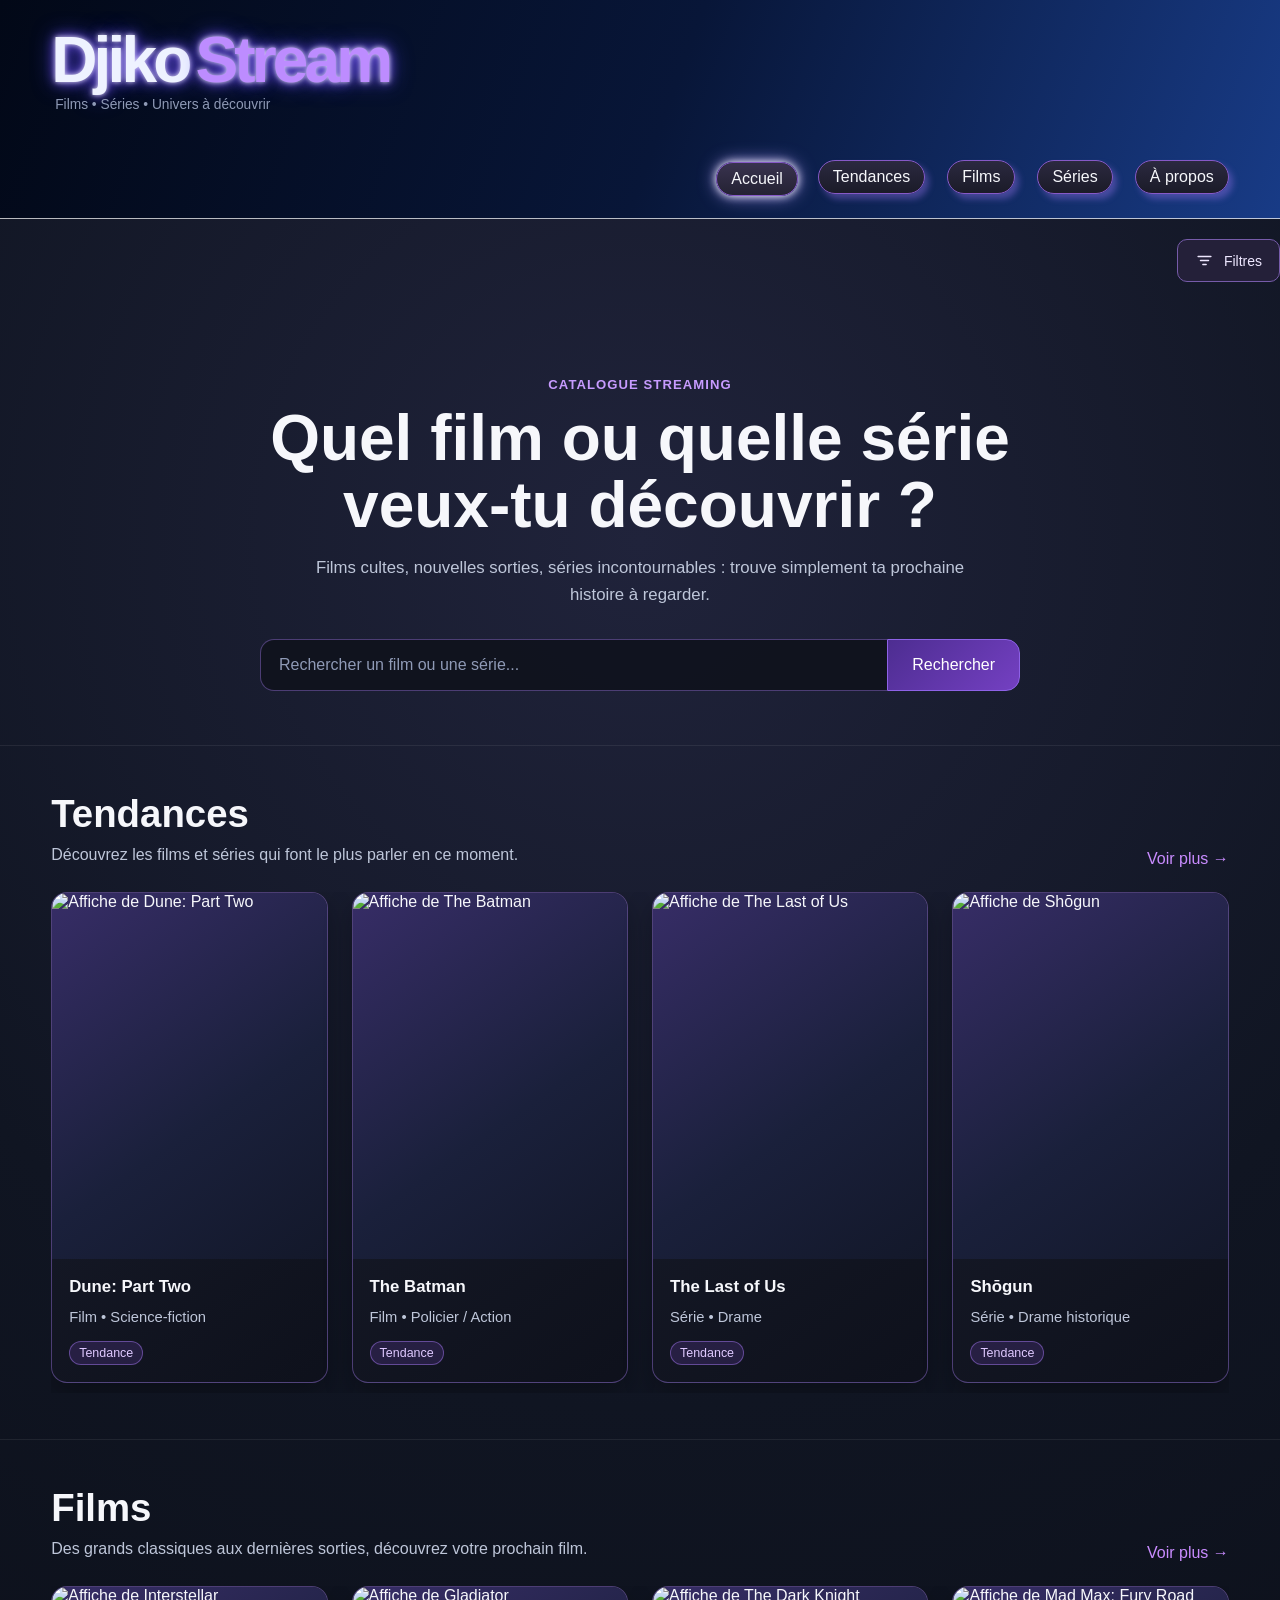
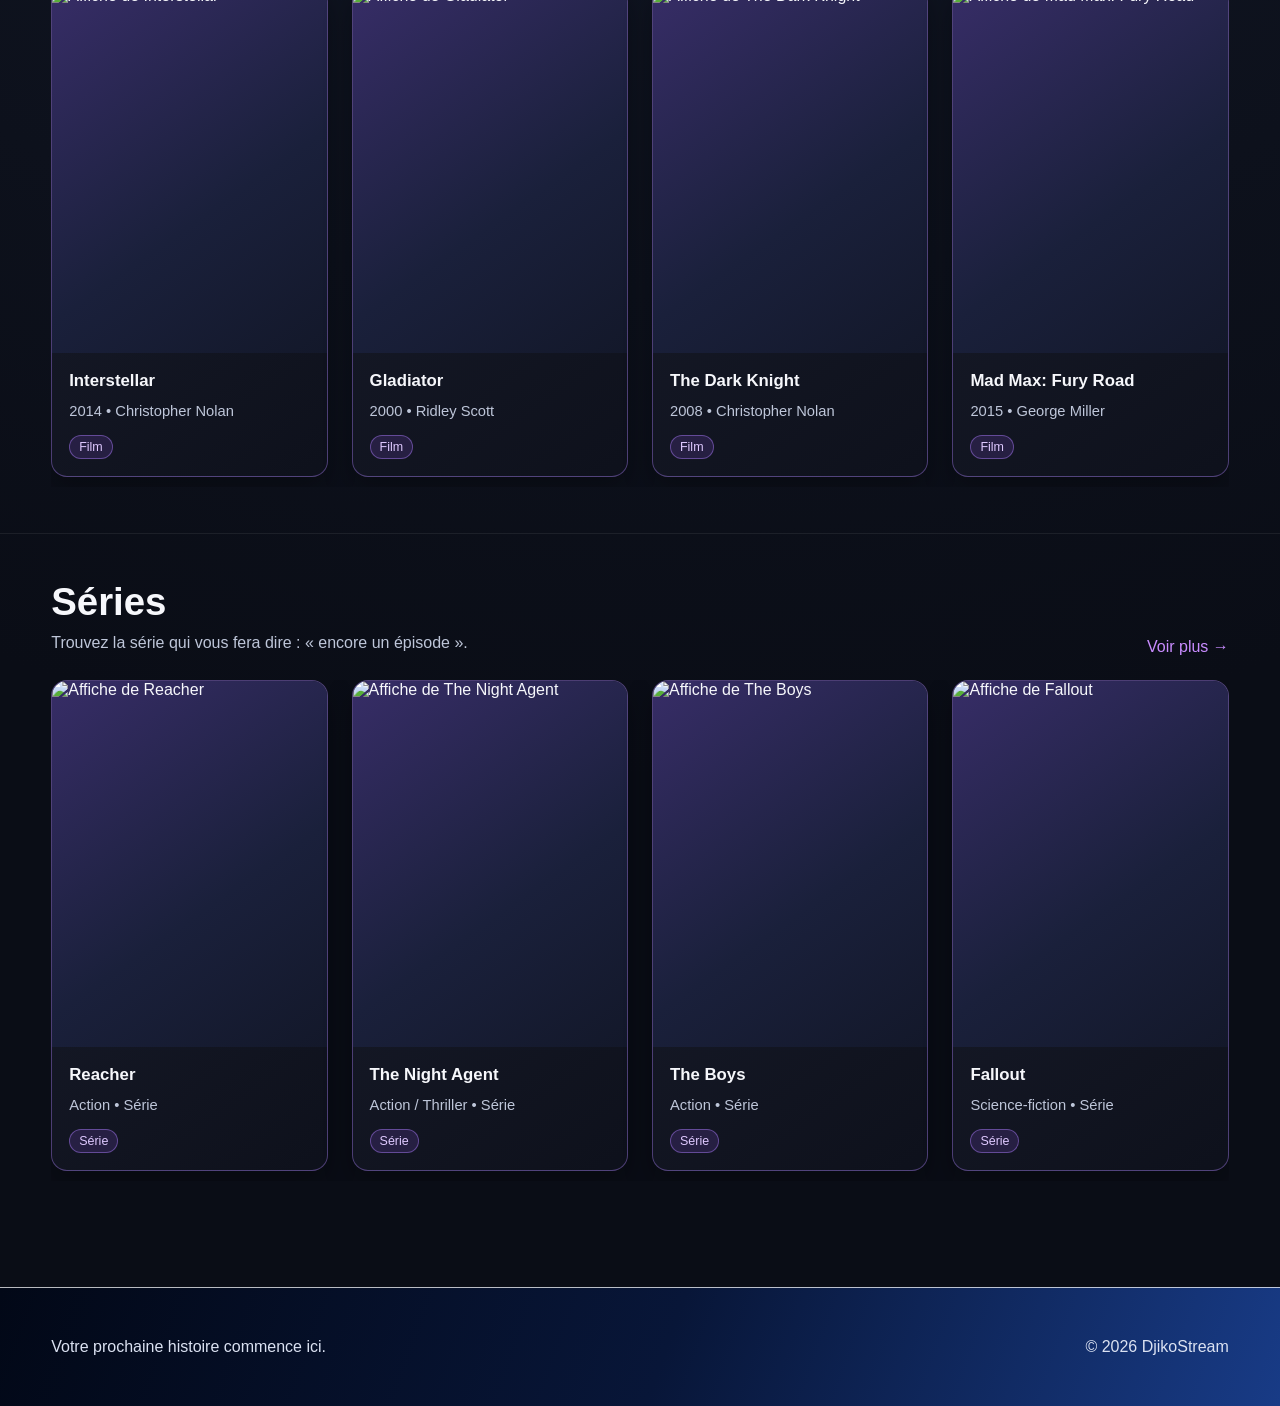
<file: index.html>
<!DOCTYPE html>
<html lang="fr">
<head>
    <meta charset="UTF-8">
    <meta name="viewport" content="width=device-width, initial-scale=1.0">
    <title>DjikoStream - Accueil</title>

    <link rel="stylesheet" href="css/variables.css">
    <link rel="stylesheet" href="css/typography.css">
    <link rel="stylesheet" href="css/base.css">
    <link rel="stylesheet" href="css/components.css">
    <link rel="stylesheet" href="css/home.css">
    <link rel="stylesheet" href="css/catalogue.css">
    <link rel="stylesheet" href="css/cartes-dynamiques.css">
</head>
<body id="estAccueil">
    <header class="site-header">
        <div class="header-inner">
            <a class="brand" href="index.html" aria-label="Accueil DjikoStream">
                <div class="brand-logo">
                    <span>Djiko</span>
                    <span>Stream</span>
                </div>
                <p class="brand-tagline">Films • Séries • Univers à découvrir</p>
            </a>

            <nav class="navigation" aria-label="Navigation principale">
                <a class="navigation-link is-active" href="index.html">Accueil</a>
                <a class="navigation-link" href="tendances.html">Tendances</a>
                <a class="navigation-link" href="films.html">Films</a>
                <a class="navigation-link" href="series.html">Séries</a>
                <a class="navigation-link" href="a-propos.html">À propos</a>
            </nav>
        </div>
    </header>

    <main>
        

<div class="filters-toolbar">

    <details class="filter-dropdown">

        <summary class="filter-button">

            <svg width="19" height="19"
                 viewBox="0 0 24 24"
                 fill="none"
                 stroke="currentColor"
                 stroke-width="2"
                 stroke-linecap="round"
                 stroke-linejoin="round">

                <path d="M4 7h16"/>
                <path d="M7 12h10"/>
                <path d="M10 17h4"/>

            </svg>

            <span>Filtres</span>

        </summary>

        <div class="filter-panel">

            <label for="filtre-genre">
                Filtrer par genre
            </label>

            <select id="filtre-genre">
                <option value="all">Tous les genres</option>
                <option value="28">Action</option>
                <option value="12">Aventure</option>
                <option value="35">Comédie</option>
                <option value="18">Drame</option>
                <option value="14">Fantastique</option>
                <option value="27">Horreur</option>
                <option value="878">Science-fiction</option>
                <option value="53">Thriller</option>
            </select>

        </div>

    </details>

</div>



        <section class="hero">
            <div class="hero-content">
                <p class="hero-kicker">Catalogue streaming</p>
                <h1>Quel film ou quelle série veux-tu découvrir ?</h1>
                <p class="hero-description">Films cultes, nouvelles sorties, séries incontournables : trouve simplement ta prochaine histoire à regarder.</p>

                <div class="search-block">
                    <form class="search-form" id="search-form">
                        <label class="visually-hidden" for="search-input">
                            Rechercher un film ou une série
                        </label>

                        <input
                            class="search-input"
                            id="search-input"
                            type="search"
                            placeholder="Rechercher un film ou une série..."
                            autocomplete="off"
                        >

                        <button class="search-button" type="submit">
                            Rechercher
                        </button>
                    </form>
                </div>
            </div>
        </section>

        <section class="search-results-section" id="search-results-section">
            <div class="container">
                <div class="section-header">
                    <div>
                        <h2>Résultats de recherche</h2>
                        <p>Les résultats correspondant à votre recherche apparaîtront ici.</p>
                    </div>
                </div>
                <div class="media-grid" id="search-results"></div>
            </div>
        </section>

        <section class="home-section">
            <div class="container">
                <div class="section-header">
                    <div>
                        <h2>Tendances</h2>
                        <p>Découvrez les films et séries qui font le plus parler en ce moment.</p>
                    </div>
                    <a class="section-link" href="tendances.html">Voir plus →</a>
                </div>

                <div class="media-grid" id="trending-grid">
                    <article class="media-card">
                        <div class="poster-container">
                            <img
                                class="media-poster"
                                
                                alt="Affiche de Dune: Part Two"
                            >
                        </div>

                        <div class="media-card-content">
                            <h3>Dune: Part Two</h3>
                            <p class="media-meta">Film • Science-fiction</p>
                            <span class="media-badge">Tendance</span>
                        </div>
                    </article>
                    <article class="media-card">
                        <div class="poster-container">
                            <img
                                class="media-poster"
                                
                                alt="Affiche de The Batman"
                            >
                        </div>

                        <div class="media-card-content">
                            <h3>The Batman</h3>
                            <p class="media-meta">Film • Policier / Action</p>
                            <span class="media-badge">Tendance</span>
                        </div>
                    </article>
                    <article class="media-card">
                        <div class="poster-container">
                            <img
                                class="media-poster"
                                
                                alt="Affiche de The Last of Us"
                            >
                        </div>

                        <div class="media-card-content">
                            <h3>The Last of Us</h3>
                            <p class="media-meta">Série • Drame</p>
                            <span class="media-badge">Tendance</span>
                        </div>
                    </article>
                    <article class="media-card">
                        <div class="poster-container">
                            <img
                                class="media-poster"
                                
                                alt="Affiche de Shōgun"
                            >
                        </div>

                        <div class="media-card-content">
                            <h3>Shōgun</h3>
                            <p class="media-meta">Série • Drame historique</p>
                            <span class="media-badge">Tendance</span>
                        </div>
                    </article>
                </div>
            </div>
        </section>

        <section class="home-section">
            <div class="container">
                <div class="section-header">
                    <div>
                        <h2>Films</h2>
                        <p>Des grands classiques aux dernières sorties, découvrez votre prochain film.</p>
                    </div>
                    <a class="section-link" href="films.html">Voir plus →</a>
                </div>

                <div class="media-grid" id="movies-grid">
                    <article class="media-card">
                        <div class="poster-container">
                            <img
                                class="media-poster"
                                
                                alt="Affiche de Interstellar"
                            >
                        </div>

                        <div class="media-card-content">
                            <h3>Interstellar</h3>
                            <p class="media-meta">2014 • Christopher Nolan</p>
                            <span class="media-badge">Film</span>
                        </div>
                    </article>
                    <article class="media-card">
                        <div class="poster-container">
                            <img
                                class="media-poster"
                                
                                alt="Affiche de Gladiator"
                            >
                        </div>

                        <div class="media-card-content">
                            <h3>Gladiator</h3>
                            <p class="media-meta">2000 • Ridley Scott</p>
                            <span class="media-badge">Film</span>
                        </div>
                    </article>
                    <article class="media-card">
                        <div class="poster-container">
                            <img
                                class="media-poster"
                                
                                alt="Affiche de The Dark Knight"
                            >
                        </div>

                        <div class="media-card-content">
                            <h3>The Dark Knight</h3>
                            <p class="media-meta">2008 • Christopher Nolan</p>
                            <span class="media-badge">Film</span>
                        </div>
                    </article>
                    <article class="media-card">
                        <div class="poster-container">
                            <img
                                class="media-poster"
                                
                                alt="Affiche de Mad Max: Fury Road"
                            >
                        </div>

                        <div class="media-card-content">
                            <h3>Mad Max: Fury Road</h3>
                            <p class="media-meta">2015 • George Miller</p>
                            <span class="media-badge">Film</span>
                        </div>
                    </article>
                </div>
            </div>
        </section>

        <section class="home-section">
            <div class="container">
                <div class="section-header">
                    <div>
                        <h2>Séries</h2>
                        <p>Trouvez la série qui vous fera dire : « encore un épisode ».</p>
                    </div>
                    <a class="section-link" href="series.html">Voir plus →</a>
                </div>

                <div class="media-grid" id="series-grid">
                    <article class="media-card">
                        <div class="poster-container">
                            <img
                                class="media-poster"
                                
                                alt="Affiche de Reacher"
                            >
                        </div>

                        <div class="media-card-content">
                            <h3>Reacher</h3>
                            <p class="media-meta">Action • Série</p>
                            <span class="media-badge">Série</span>
                        </div>
                    </article>
                    <article class="media-card">
                        <div class="poster-container">
                            <img
                                class="media-poster"
                                
                                alt="Affiche de The Night Agent"
                            >
                        </div>

                        <div class="media-card-content">
                            <h3>The Night Agent</h3>
                            <p class="media-meta">Action / Thriller • Série</p>
                            <span class="media-badge">Série</span>
                        </div>
                    </article>
                    <article class="media-card">
                        <div class="poster-container">
                            <img
                                class="media-poster"
                                
                                alt="Affiche de The Boys"
                            >
                        </div>

                        <div class="media-card-content">
                            <h3>The Boys</h3>
                            <p class="media-meta">Action • Série</p>
                            <span class="media-badge">Série</span>
                        </div>
                    </article>
                    <article class="media-card">
                        <div class="poster-container">
                            <img
                                class="media-poster"
                                
                                alt="Affiche de Fallout"
                            >
                        </div>

                        <div class="media-card-content">
                            <h3>Fallout</h3>
                            <p class="media-meta">Science-fiction • Série</p>
                            <span class="media-badge">Série</span>
                        </div>
                    </article>
                </div>
            </div>
        </section>
    </main>

    <footer class="site-footer">
        <div class="container footer-inner">
            <p>Votre prochaine histoire commence ici.</p>
            <p>© 2026 DjikoStream</p>
        </div>
    </footer>

    <!-- Garde tes fichiers JavaScript actuels dans le dossier js/ -->
    <!-- Modèle HTML réutilisable pour les cartes (invisible tant que JS ne le clone pas). -->
    <template id="modele-carte-media">
        <article class="media-card">
            <div class="poster-container">
                <img class="media-poster" alt="">
            </div>
            <div class="media-card-content">
                <h3></h3>
                <p class="media-meta"></p>
                <span class="media-badge"></span>
            </div>
        </article>
    </template>

    <script src="js/config.js"></script>
    <script src="js/variables.js"></script>
    <script src="js/script.js"></script>
</body>
</html>
</file>
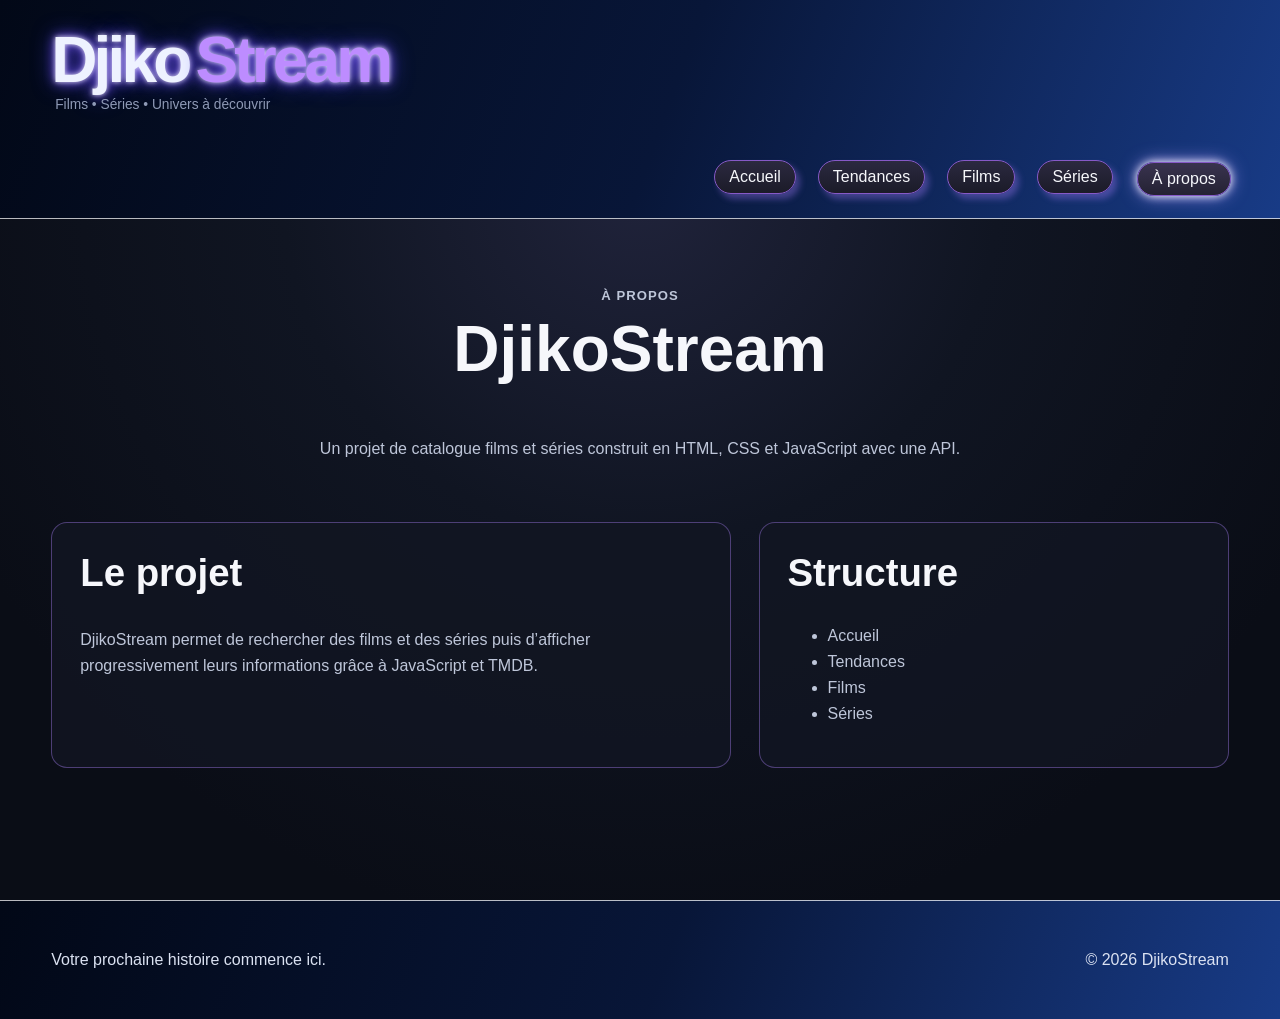
<file: a-propos.html>
<!DOCTYPE html>
<html lang="fr">
<head>
    <meta charset="UTF-8">
    <meta name="viewport" content="width=device-width, initial-scale=1.0">
    <title>DjikoStream - À propos</title>

    <link rel="stylesheet" href="css/variables.css">
    <link rel="stylesheet" href="css/typography.css">
    <link rel="stylesheet" href="css/base.css">
    <link rel="stylesheet" href="css/components.css">
    <link rel="stylesheet" href="css/home.css">
    <link rel="stylesheet" href="css/catalogue.css">
    <link rel="stylesheet" href="css/a-propos.css">
</head>
<body>
    <header class="site-header">
        <div class="header-inner">
            <a class="brand" href="index.html" aria-label="Accueil DjikoStream">
                <div class="brand-logo">
                    <span>Djiko</span>
                    <span>Stream</span>
                </div>
                <p class="brand-tagline">Films • Séries • Univers à découvrir</p>
            </a>

            <nav class="navigation" aria-label="Navigation principale">
                <a class="navigation-link" href="index.html">Accueil</a>
                <a class="navigation-link" href="tendances.html">Tendances</a>
                <a class="navigation-link" href="films.html">Films</a>
                <a class="navigation-link" href="series.html">Séries</a>
                <a class="navigation-link is-active" href="a-propos.html">À propos</a>
            </nav>
        </div>
    </header>

    <main>
        <section class="about-hero">
            <div class="container">
                <p class="hero-kicker">À propos</p>
                <h1>DjikoStream</h1>
                <p>Un projet de catalogue films et séries construit en HTML, CSS et JavaScript avec une API.</p>
            </div>
        </section>

        <section class="container about-grid">
            <article class="about-card">
                <h2>Le projet</h2>
                <p>
                    DjikoStream permet de rechercher des films et des séries puis d’afficher
                    progressivement leurs informations grâce à JavaScript et TMDB.
                </p>
            </article>

            <article class="about-card">
                <h2>Structure</h2>
                <ul>
                    <li>Accueil</li>
                    <li>Tendances</li>
                    <li>Films</li>
                    <li>Séries</li>
                </ul>
            </article>
        </section>
    </main>

    <footer class="site-footer">
        <div class="container footer-inner">
            <p>Votre prochaine histoire commence ici.</p>
            <p>© 2026 DjikoStream</p>
        </div>
    </footer>

</body>
</html>
</file>
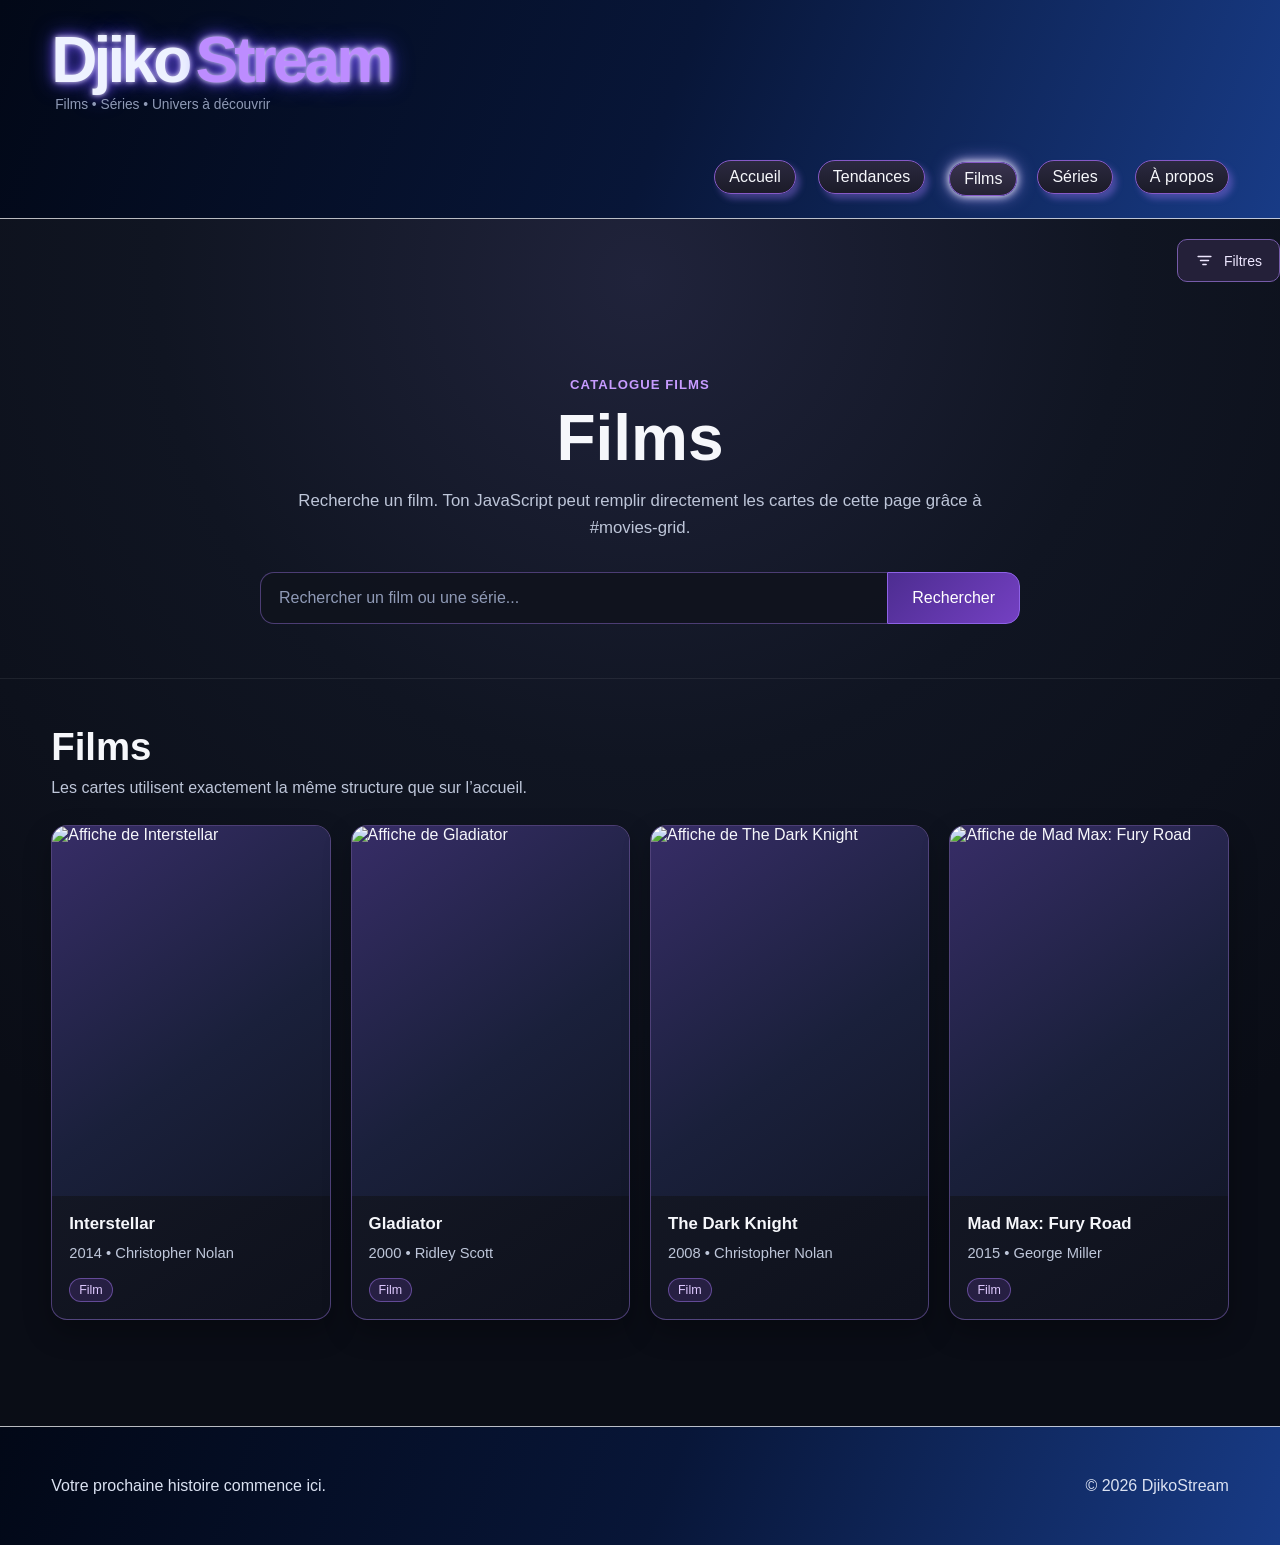
<file: films.html>
<!DOCTYPE html>
<html lang="fr">
<head>
    <meta charset="UTF-8">
    <meta name="viewport" content="width=device-width, initial-scale=1.0">
    <title>DjikoStream - Films</title>

    <link rel="stylesheet" href="css/variables.css">
    <link rel="stylesheet" href="css/typography.css">
    <link rel="stylesheet" href="css/base.css">
    <link rel="stylesheet" href="css/components.css">
    <link rel="stylesheet" href="css/home.css">
    <link rel="stylesheet" href="css/catalogue.css">
    <link rel="stylesheet" href="css/cartes-dynamiques.css">
</head>
<body class="page-films">
    <header class="site-header">
        <div class="header-inner">
            <a class="brand" href="index.html" aria-label="Accueil DjikoStream">
                <div class="brand-logo">
                    <span>Djiko</span>
                    <span>Stream</span>
                </div>
                <p class="brand-tagline">Films • Séries • Univers à découvrir</p>
            </a>

            <nav class="navigation" aria-label="Navigation principale">
                <a class="navigation-link" href="index.html">Accueil</a>
                <a class="navigation-link" href="tendances.html">Tendances</a>
                <a class="navigation-link is-active" href="films.html">Films</a>
                <a class="navigation-link" href="series.html">Séries</a>
                <a class="navigation-link" href="a-propos.html">À propos</a>
            </nav>
        </div>
    </header>

    <main>
        

<div class="filters-toolbar">

    <details class="filter-dropdown">

        <summary class="filter-button">

            <svg width="19" height="19"
                 viewBox="0 0 24 24"
                 fill="none"
                 stroke="currentColor"
                 stroke-width="2"
                 stroke-linecap="round"
                 stroke-linejoin="round">

                <path d="M4 7h16"/>
                <path d="M7 12h10"/>
                <path d="M10 17h4"/>

            </svg>

            <span>Filtres</span>

        </summary>

        <div class="filter-panel">

            <label for="filtre-genre">
                Filtrer par genre
            </label>

            <select id="filtre-genre">
                <option value="all">Tous les genres</option>
                <option value="28">Action</option>
                <option value="12">Aventure</option>
                <option value="35">Comédie</option>
                <option value="18">Drame</option>
                <option value="14">Fantastique</option>
                <option value="27">Horreur</option>
                <option value="878">Science-fiction</option>
                <option value="53">Thriller</option>
            </select>

        </div>

    </details>

</div>



        <section class="hero">
            <div class="hero-content">
                <p class="hero-kicker">Catalogue films</p>
                <h1>Films</h1>
                <p class="hero-description">Recherche un film. Ton JavaScript peut remplir directement les cartes de cette page grâce à #movies-grid.</p>

                <div class="search-block">
                    <form class="search-form" id="search-form">
                        <label class="visually-hidden" for="search-input">
                            Rechercher un film ou une série
                        </label>

                        <input
                            class="search-input"
                            id="search-input"
                            type="search"
                            placeholder="Rechercher un film ou une série..."
                            autocomplete="off"
                        >

                        <button class="search-button" type="submit">
                            Rechercher
                        </button>
                    </form>
                </div>
            </div>
        </section>

        <section class="search-results-section" id="search-results-section">
            <div class="container">
                <div class="section-header">
                    <div>
                        <h2>Résultats de recherche</h2>
                        <p>Les résultats correspondant à votre recherche apparaîtront ici.</p>
                    </div>
                </div>
                <div class="media-grid" id="search-results"></div>
            </div>
        </section>

        <section class="catalogue-shell">
            <div class="container">
                <div class="section-header">
                    <div>
                        <h2>Films</h2>
                        <p>Les cartes utilisent exactement la même structure que sur l’accueil.</p>
                    </div>
                </div>

                <div class="media-grid" id="movies-grid">
                    <article class="media-card">
                        <div class="poster-container">
                            <img
                                class="media-poster"
                                
                                alt="Affiche de Interstellar"
                            >
                        </div>

                        <div class="media-card-content">
                            <h3>Interstellar</h3>
                            <p class="media-meta">2014 • Christopher Nolan</p>
                            <span class="media-badge">Film</span>
                        </div>
                    </article>
                    <article class="media-card">
                        <div class="poster-container">
                            <img
                                class="media-poster"
                                
                                alt="Affiche de Gladiator"
                            >
                        </div>

                        <div class="media-card-content">
                            <h3>Gladiator</h3>
                            <p class="media-meta">2000 • Ridley Scott</p>
                            <span class="media-badge">Film</span>
                        </div>
                    </article>
                    <article class="media-card">
                        <div class="poster-container">
                            <img
                                class="media-poster"
                                
                                alt="Affiche de The Dark Knight"
                            >
                        </div>

                        <div class="media-card-content">
                            <h3>The Dark Knight</h3>
                            <p class="media-meta">2008 • Christopher Nolan</p>
                            <span class="media-badge">Film</span>
                        </div>
                    </article>
                    <article class="media-card">
                        <div class="poster-container">
                            <img
                                class="media-poster"
                                
                                alt="Affiche de Mad Max: Fury Road"
                            >
                        </div>

                        <div class="media-card-content">
                            <h3>Mad Max: Fury Road</h3>
                            <p class="media-meta">2015 • George Miller</p>
                            <span class="media-badge">Film</span>
                        </div>
                    </article>
                </div>
            </div>
        </section>
    </main>

    <footer class="site-footer">
        <div class="container footer-inner">
            <p>Votre prochaine histoire commence ici.</p>
            <p>© 2026 DjikoStream</p>
        </div>
    </footer>

    <!-- Garde tes fichiers JavaScript actuels dans le dossier js/ -->
    <!-- Modèle HTML réutilisable pour les cartes (invisible tant que JS ne le clone pas). -->
    <template id="modele-carte-media">
        <article class="media-card">
            <div class="poster-container">
                <img class="media-poster" alt="">
            </div>
            <div class="media-card-content">
                <h3></h3>
                <p class="media-meta"></p>
                <span class="media-badge"></span>
            </div>
        </article>
    </template>

    <script src="js/config.js"></script>
    <script src="js/variables.js"></script>
    <script src="js/script.js"></script>
</body>
</html>
</file>
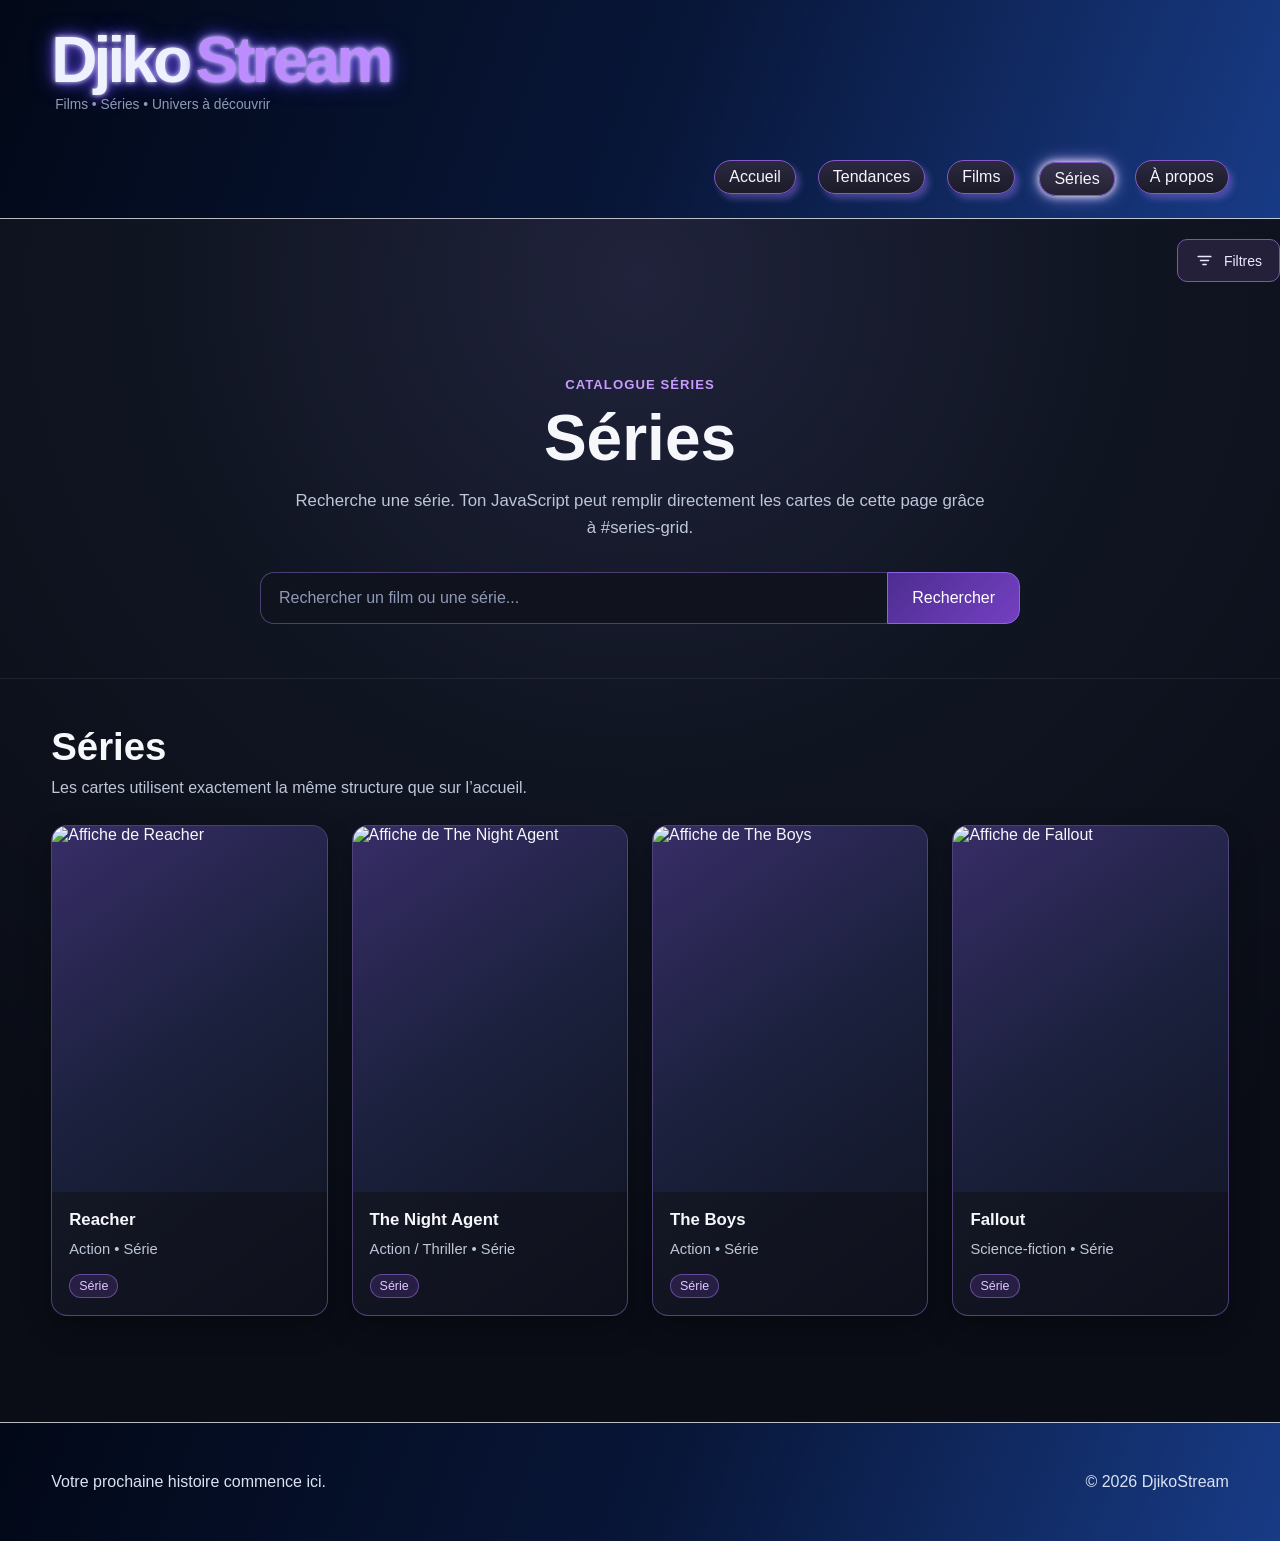
<file: series.html>
<!DOCTYPE html>
<html lang="fr">
<head>
    <meta charset="UTF-8">
    <meta name="viewport" content="width=device-width, initial-scale=1.0">
    <title>DjikoStream - Séries</title>

    <link rel="stylesheet" href="css/variables.css">
    <link rel="stylesheet" href="css/typography.css">
    <link rel="stylesheet" href="css/base.css">
    <link rel="stylesheet" href="css/components.css">
    <link rel="stylesheet" href="css/home.css">
    <link rel="stylesheet" href="css/catalogue.css">
    <link rel="stylesheet" href="css/cartes-dynamiques.css">
</head>
<body>
    <header class="site-header">
        <div class="header-inner">
            <a class="brand" href="index.html" aria-label="Accueil DjikoStream">
                <div class="brand-logo">
                    <span>Djiko</span>
                    <span>Stream</span>
                </div>
                <p class="brand-tagline">Films • Séries • Univers à découvrir</p>
            </a>

            <nav class="navigation" aria-label="Navigation principale">
                <a class="navigation-link" href="index.html">Accueil</a>
                <a class="navigation-link" href="tendances.html">Tendances</a>
                <a class="navigation-link" href="films.html">Films</a>
                <a class="navigation-link is-active" href="series.html">Séries</a>
                <a class="navigation-link" href="a-propos.html">À propos</a>
            </nav>
        </div>
    </header>
    <main>


<div class="filters-toolbar">

    <details class="filter-dropdown">

        <summary class="filter-button">

            <svg width="19" height="19"
                 viewBox="0 0 24 24"
                 fill="none"
                 stroke="currentColor"
                 stroke-width="2"
                 stroke-linecap="round"
                 stroke-linejoin="round">

                <path d="M4 7h16"/>
                <path d="M7 12h10"/>
                <path d="M10 17h4"/>

            </svg>

            <span>Filtres</span>

        </summary>

        <div class="filter-panel">

            <label for="filtre-genre">
                Filtrer par genre
            </label>

            <select id="filtre-genre">
                <option value="all">Tous les genres</option>
                <option value="28">Action</option>
                <option value="12">Aventure</option>
                <option value="35">Comédie</option>
                <option value="18">Drame</option>
                <option value="14">Fantastique</option>
                <option value="27">Horreur</option>
                <option value="878">Science-fiction</option>
                <option value="53">Thriller</option>
            </select>

        </div>

    </details>

</div>



        <section class="hero">
            <div class="hero-content">
                <p class="hero-kicker">Catalogue séries</p>
                <h1>Séries</h1>
                <p class="hero-description">Recherche une série. Ton JavaScript peut remplir directement les cartes de cette page grâce à #series-grid.</p>

                <div class="search-block">
                    <form class="search-form" id="search-form">
                        <label class="visually-hidden" for="search-input">
                            Rechercher un film ou une série
                        </label>

                        <input
                            class="search-input"
                            id="search-input"
                            type="search"
                            placeholder="Rechercher un film ou une série..."
                            autocomplete="off"
                        >

                        <button class="search-button" type="submit">
                            Rechercher
                        </button>
                    </form>
                </div>
            </div>
        </section>

        <section class="search-results-section" id="search-results-section">
            <div class="container">
                <div class="section-header">
                    <div>
                        <h2>Résultats de recherche</h2>
                        <p>Les résultats correspondant à votre recherche apparaîtront ici.</p>
                    </div>
                </div>
                <div class="media-grid" id="search-results"></div>
            </div>
        </section>

        <section class="catalogue-shell">
            <div class="container">
                <div class="section-header">
                    <div>
                        <h2>Séries</h2>
                        <p>Les cartes utilisent exactement la même structure que sur l’accueil.</p>
                    </div>
                </div>

                <div class="media-grid" id="series-grid">
                    <article class="media-card">
                        <div class="poster-container">
                            <img
                                class="media-poster"
                                
                                alt="Affiche de Reacher"
                            >
                        </div>

                        <div class="media-card-content">
                            <h3>Reacher</h3>
                            <p class="media-meta">Action • Série</p>
                            <span class="media-badge">Série</span>
                        </div>
                    </article>
                    <article class="media-card">
                        <div class="poster-container">
                            <img
                                class="media-poster"
                                
                                alt="Affiche de The Night Agent"
                            >
                        </div>

                        <div class="media-card-content">
                            <h3>The Night Agent</h3>
                            <p class="media-meta">Action / Thriller • Série</p>
                            <span class="media-badge">Série</span>
                        </div>
                    </article>
                    <article class="media-card">
                        <div class="poster-container">
                            <img
                                class="media-poster"
                                
                                alt="Affiche de The Boys"
                            >
                        </div>

                        <div class="media-card-content">
                            <h3>The Boys</h3>
                            <p class="media-meta">Action • Série</p>
                            <span class="media-badge">Série</span>
                        </div>
                    </article>
                    <article class="media-card">
                        <div class="poster-container">
                            <img
                                class="media-poster"
                                
                                alt="Affiche de Fallout"
                            >
                        </div>

                        <div class="media-card-content">
                            <h3>Fallout</h3>
                            <p class="media-meta">Science-fiction • Série</p>
                            <span class="media-badge">Série</span>
                        </div>
                    </article>
                </div>
            </div>
        </section>
    </main>

    <footer class="site-footer">
        <div class="container footer-inner">
            <p>Votre prochaine histoire commence ici.</p>
            <p>© 2026 DjikoStream</p>
        </div>
    </footer>

    <!-- Garde tes fichiers JavaScript actuels dans le dossier js/ -->
    <!-- Modèle HTML réutilisable pour les cartes (invisible tant que JS ne le clone pas). -->
    <template id="modele-carte-media">
        <article class="media-card">
            <div class="poster-container">
                <img class="media-poster" alt="">
            </div>
            <div class="media-card-content">
                <h3></h3>
                <p class="media-meta"></p>
                <span class="media-badge"></span>
            </div>
        </article>
    </template>

    <script src="js/config.js"></script>
    <script src="js/variables.js"></script>
    <script src="js/script.js"></script>
</body>
</html>
</file>
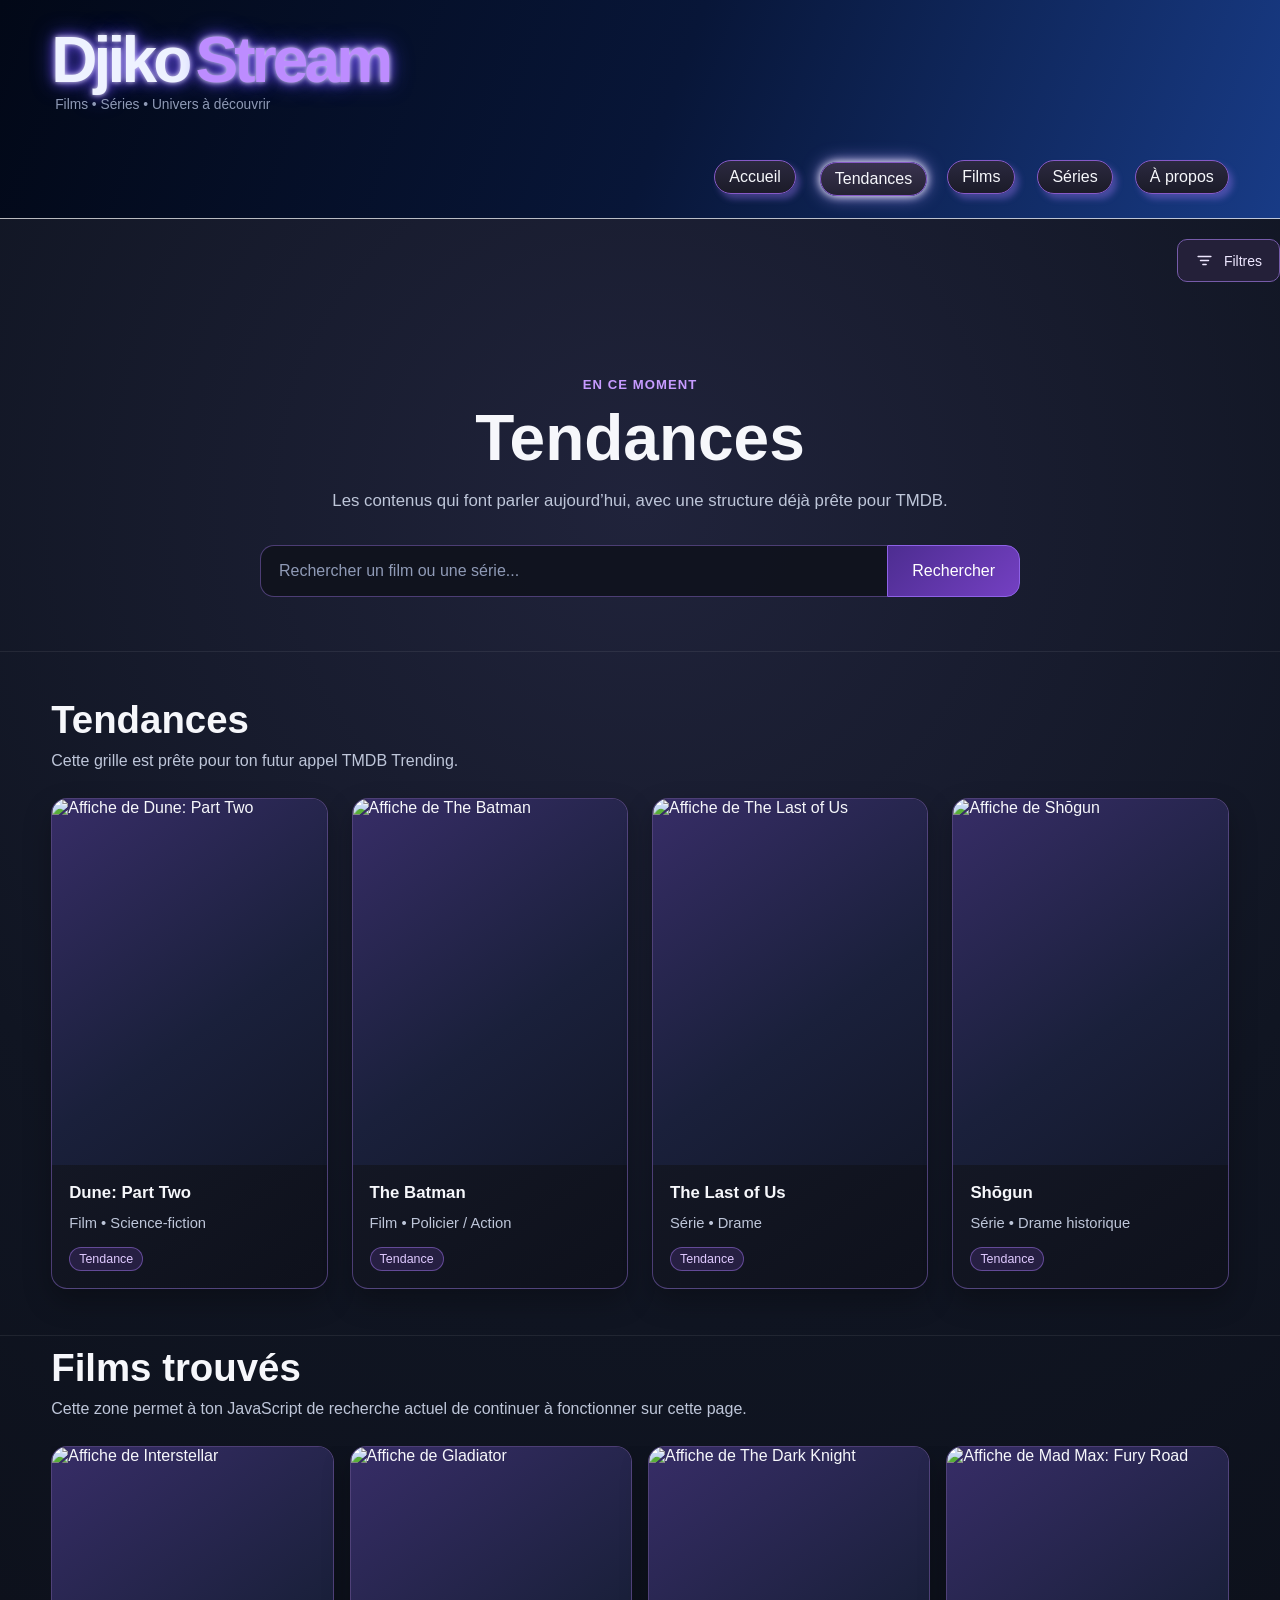
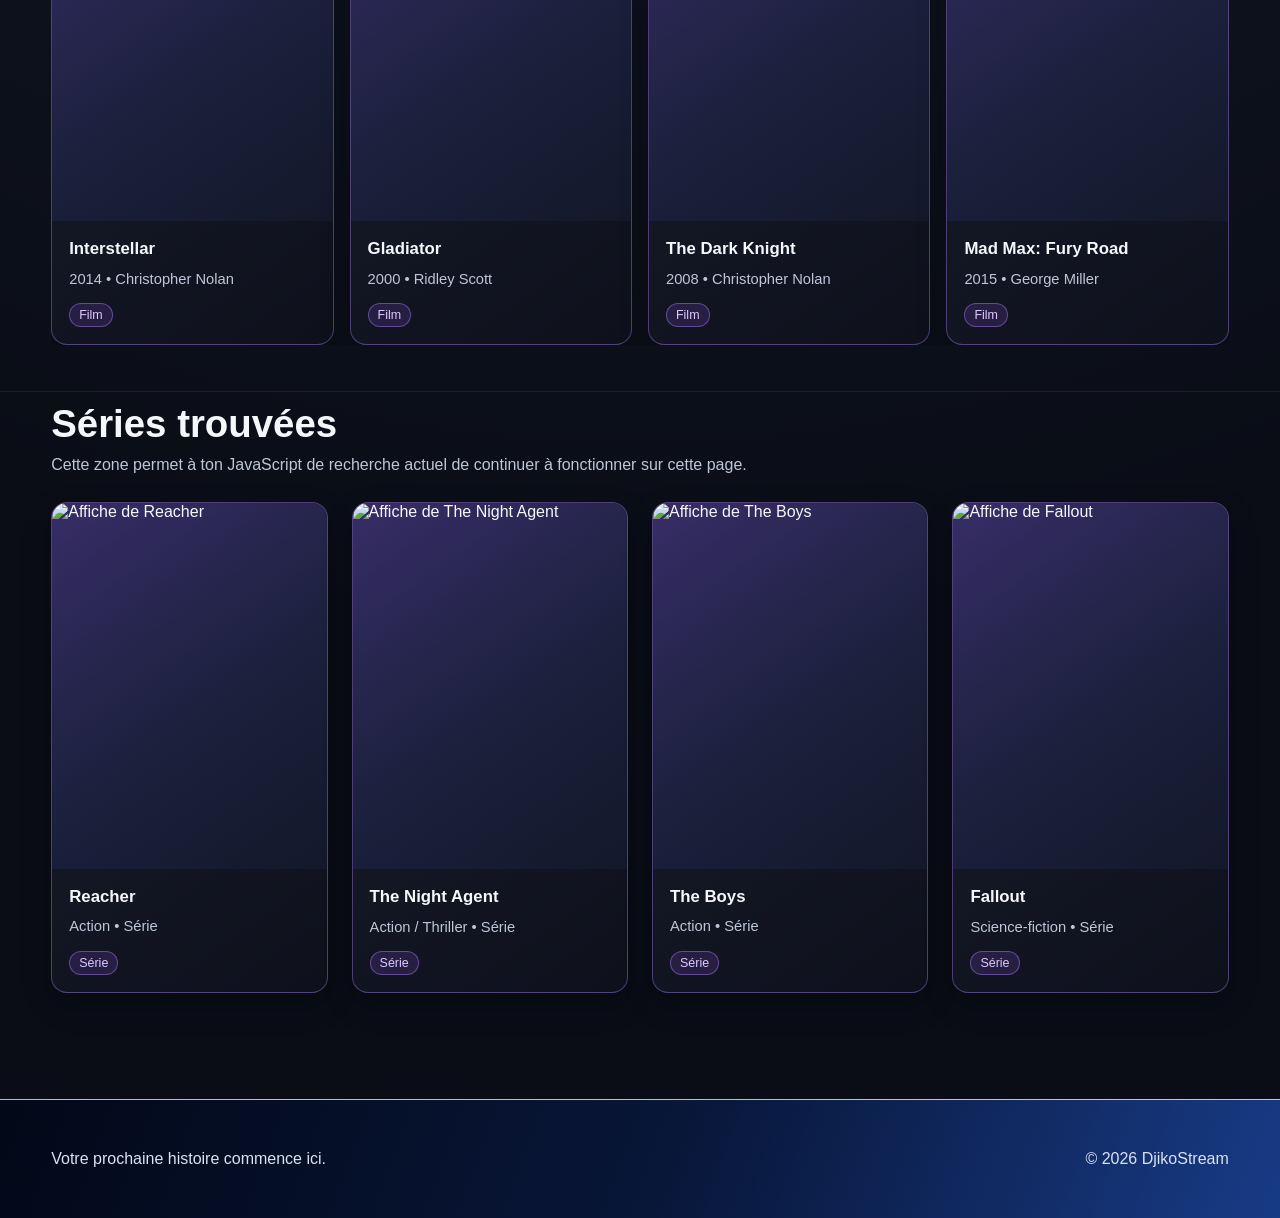
<file: tendances.html>
<!DOCTYPE html>
<html lang="fr">
<head>
    <meta charset="UTF-8">
    <meta name="viewport" content="width=device-width, initial-scale=1.0">
    <title>DjikoStream - Tendances</title>

    <link rel="stylesheet" href="css/variables.css">
    <link rel="stylesheet" href="css/typography.css">
    <link rel="stylesheet" href="css/base.css">
    <link rel="stylesheet" href="css/components.css">
    <link rel="stylesheet" href="css/home.css">
    <link rel="stylesheet" href="css/catalogue.css">
    <link rel="stylesheet" href="css/cartes-dynamiques.css">
</head>
<body>
    <header class="site-header">
        <div class="header-inner">
            <a class="brand" href="index.html" aria-label="Accueil DjikoStream">
                <div class="brand-logo">
                    <span>Djiko</span>
                    <span>Stream</span>
                </div>
                <p class="brand-tagline">Films • Séries • Univers à découvrir</p>
            </a>

            <nav class="navigation" aria-label="Navigation principale">
                <a class="navigation-link" href="index.html">Accueil</a>
                <a class="navigation-link is-active" href="tendances.html">Tendances</a>
                <a class="navigation-link" href="films.html">Films</a>
                <a class="navigation-link" href="series.html">Séries</a>
                <a class="navigation-link" href="a-propos.html">À propos</a>
            </nav>
        </div>
    </header>

    <main>
        

<div class="filters-toolbar">

    <details class="filter-dropdown">

        <summary class="filter-button">

            <svg width="19" height="19"
                 viewBox="0 0 24 24"
                 fill="none"
                 stroke="currentColor"
                 stroke-width="2"
                 stroke-linecap="round"
                 stroke-linejoin="round">

                <path d="M4 7h16"/>
                <path d="M7 12h10"/>
                <path d="M10 17h4"/>

            </svg>

            <span>Filtres</span>

        </summary>

        <div class="filter-panel">

            <label for="filtre-genre">
                Filtrer par genre
            </label>

            <select id="filtre-genre">
                <option value="all">Tous les genres</option>
                <option value="28">Action</option>
                <option value="12">Aventure</option>
                <option value="35">Comédie</option>
                <option value="18">Drame</option>
                <option value="14">Fantastique</option>
                <option value="27">Horreur</option>
                <option value="878">Science-fiction</option>
                <option value="53">Thriller</option>
            </select>

        </div>

    </details>

</div>



        <section class="hero">
            <div class="hero-content">
                <p class="hero-kicker">En ce moment</p>
                <h1>Tendances</h1>
                <p class="hero-description">Les contenus qui font parler aujourd’hui, avec une structure déjà prête pour TMDB.</p>

                <div class="search-block">
                    <form class="search-form" id="search-form">
                        <label class="visually-hidden" for="search-input">
                            Rechercher un film ou une série
                        </label>

                        <input
                            class="search-input"
                            id="search-input"
                            type="search"
                            placeholder="Rechercher un film ou une série..."
                            autocomplete="off"
                        >

                        <button class="search-button" type="submit">
                            Rechercher
                        </button>
                    </form>
                </div>
            </div>
        </section>

        <section class="search-results-section" id="search-results-section">
            <div class="container">
                <div class="section-header">
                    <div>
                        <h2>Résultats de recherche</h2>
                        <p>Les résultats correspondant à votre recherche apparaîtront ici.</p>
                    </div>
                </div>
                <div class="media-grid" id="search-results"></div>
            </div>
        </section>

        <section class="catalogue-shell">
            <div class="container">
                <div class="section-header">
                    <div>
                        <h2>Tendances</h2>
                        <p>Cette grille est prête pour ton futur appel TMDB Trending.</p>
                    </div>
                </div>

                <div class="media-grid" id="trending-grid">
                    <article class="media-card">
                        <div class="poster-container">
                            <img
                                class="media-poster"
                                
                                alt="Affiche de Dune: Part Two"
                            >
                        </div>

                        <div class="media-card-content">
                            <h3>Dune: Part Two</h3>
                            <p class="media-meta">Film • Science-fiction</p>
                            <span class="media-badge">Tendance</span>
                        </div>
                    </article>
                    <article class="media-card">
                        <div class="poster-container">
                            <img
                                class="media-poster"
                                
                                alt="Affiche de The Batman"
                            >
                        </div>

                        <div class="media-card-content">
                            <h3>The Batman</h3>
                            <p class="media-meta">Film • Policier / Action</p>
                            <span class="media-badge">Tendance</span>
                        </div>
                    </article>
                    <article class="media-card">
                        <div class="poster-container">
                            <img
                                class="media-poster"
                                
                                alt="Affiche de The Last of Us"
                            >
                        </div>

                        <div class="media-card-content">
                            <h3>The Last of Us</h3>
                            <p class="media-meta">Série • Drame</p>
                            <span class="media-badge">Tendance</span>
                        </div>
                    </article>
                    <article class="media-card">
                        <div class="poster-container">
                            <img
                                class="media-poster"
                                
                                alt="Affiche de Shōgun"
                            >
                        </div>

                        <div class="media-card-content">
                            <h3>Shōgun</h3>
                            <p class="media-meta">Série • Drame historique</p>
                            <span class="media-badge">Tendance</span>
                        </div>
                    </article>
                </div>
            </div>
        </section>

        <section class="catalogue-shell catalogue-secondary">
            <div class="container">
                <div class="section-header">
                    <div>
                        <h2>Films trouvés</h2>
                        <p>Cette zone permet à ton JavaScript de recherche actuel de continuer à fonctionner sur cette page.</p>
                    </div>
                </div>

                <div class="media-grid" id="movies-grid">
                    <article class="media-card">
                        <div class="poster-container">
                            <img
                                class="media-poster"
                                
                                alt="Affiche de Interstellar"
                            >
                        </div>

                        <div class="media-card-content">
                            <h3>Interstellar</h3>
                            <p class="media-meta">2014 • Christopher Nolan</p>
                            <span class="media-badge">Film</span>
                        </div>
                    </article>
                    <article class="media-card">
                        <div class="poster-container">
                            <img
                                class="media-poster"
                                
                                alt="Affiche de Gladiator"
                            >
                        </div>

                        <div class="media-card-content">
                            <h3>Gladiator</h3>
                            <p class="media-meta">2000 • Ridley Scott</p>
                            <span class="media-badge">Film</span>
                        </div>
                    </article>
                    <article class="media-card">
                        <div class="poster-container">
                            <img
                                class="media-poster"
                                
                                alt="Affiche de The Dark Knight"
                            >
                        </div>

                        <div class="media-card-content">
                            <h3>The Dark Knight</h3>
                            <p class="media-meta">2008 • Christopher Nolan</p>
                            <span class="media-badge">Film</span>
                        </div>
                    </article>
                    <article class="media-card">
                        <div class="poster-container">
                            <img
                                class="media-poster"
                                
                                alt="Affiche de Mad Max: Fury Road"
                            >
                        </div>

                        <div class="media-card-content">
                            <h3>Mad Max: Fury Road</h3>
                            <p class="media-meta">2015 • George Miller</p>
                            <span class="media-badge">Film</span>
                        </div>
                    </article>
                </div>
            </div>
        </section>

        <section class="catalogue-shell catalogue-secondary">
            <div class="container">
                <div class="section-header">
                    <div>
                        <h2>Séries trouvées</h2>
                        <p>Cette zone permet à ton JavaScript de recherche actuel de continuer à fonctionner sur cette page.</p>
                    </div>
                </div>

                <div class="media-grid" id="series-grid">
                    <article class="media-card">
                        <div class="poster-container">
                            <img
                                class="media-poster"
                                
                                alt="Affiche de Reacher"
                            >
                        </div>

                        <div class="media-card-content">
                            <h3>Reacher</h3>
                            <p class="media-meta">Action • Série</p>
                            <span class="media-badge">Série</span>
                        </div>
                    </article>
                    <article class="media-card">
                        <div class="poster-container">
                            <img
                                class="media-poster"
                                
                                alt="Affiche de The Night Agent"
                            >
                        </div>

                        <div class="media-card-content">
                            <h3>The Night Agent</h3>
                            <p class="media-meta">Action / Thriller • Série</p>
                            <span class="media-badge">Série</span>
                        </div>
                    </article>
                    <article class="media-card">
                        <div class="poster-container">
                            <img
                                class="media-poster"
                                
                                alt="Affiche de The Boys"
                            >
                        </div>

                        <div class="media-card-content">
                            <h3>The Boys</h3>
                            <p class="media-meta">Action • Série</p>
                            <span class="media-badge">Série</span>
                        </div>
                    </article>
                    <article class="media-card">
                        <div class="poster-container">
                            <img
                                class="media-poster"
                                
                                alt="Affiche de Fallout"
                            >
                        </div>

                        <div class="media-card-content">
                            <h3>Fallout</h3>
                            <p class="media-meta">Science-fiction • Série</p>
                            <span class="media-badge">Série</span>
                        </div>
                    </article>
                </div>
            </div>
        </section>
    </main>

    <footer class="site-footer">
        <div class="container footer-inner">
            <p>Votre prochaine histoire commence ici.</p>
            <p>© 2026 DjikoStream</p>
        </div>
    </footer>

    <!-- Garde tes fichiers JavaScript actuels dans le dossier js/ -->
    <!-- Modèle HTML réutilisable pour les cartes (invisible tant que JS ne le clone pas). -->
    <template id="modele-carte-media">
        <article class="media-card">
            <div class="poster-container">
                <img class="media-poster" alt="">
            </div>
            <div class="media-card-content">
                <h3></h3>
                <p class="media-meta"></p>
                <span class="media-badge"></span>
            </div>
        </article>
    </template>

    <script src="js/config.js"></script>
    <script src="js/variables.js"></script>
    <script src="js/script.js"></script>
</body>
</html>
</file>
<file: css/variables.css>
:root {
  --color-bg:#0a0d16;
  --color-bg-soft:#101522;
  --color-panel:#131826;
  --color-panel-2:#191f31;
  --header-start:#020817;
  --header-mid:#081638;
  --header-end:#183b86;
  --primary:#7c4dca;
  --primary-light:#aa7cff;
  --primary-soft:rgba(124,77,202,.20);
  --text:#f6f7fb;
  --text-soft:#bec6d9;
  --text-muted:#8f9ab6;
  --border:rgba(151,116,221,.45);
  --border-light:rgba(255,255,255,.72);
  --shadow-card:0 12px 28px rgba(0,0,0,.28);
  --shadow-button:4px 5px 6px rgba(145,112,228,.42);
  --radius-small:10px;
  --radius-medium:16px;
  --content-width:1180px;
}
</file>
<file: css/typography.css>
body,button,input,select{font-family:Arial,Helvetica,sans-serif}
h1,h2,h3,p{margin-top:0}
h1{font-size:clamp(2.2rem,5vw,4.5rem);line-height:1.05;font-weight:700}
h2{font-size:clamp(1.7rem,3vw,2.4rem);line-height:1.15;font-weight:700}
h3{font-size:1.05rem;line-height:1.3;font-weight:700}
p{line-height:1.6}
</file>
<file: css/base.css>
*{box-sizing:border-box}
html{scroll-behavior:smooth}
body{
  margin:0;
  min-height:100vh;
  display:flex;
  flex-direction:column;
  background:radial-gradient(circle at 50% 18%,#20233b 0%,var(--color-bg-soft) 34%,var(--color-bg) 72%);
  color:var(--text)
}
main{flex:1}
img{display:block;max-width:100%}
a{color:inherit;text-decoration:none}
button,input,select{font:inherit}
button{border:0}
.container{width:min(92%,var(--content-width));margin-inline:auto}
.visually-hidden{
  position:absolute;
  width:1px;
  height:1px;
  padding:0;
  margin:-1px;
  overflow:hidden;
  clip:rect(0,0,0,0);
  white-space:nowrap;
  border:0
}
</file>
<file: css/components.css>
.site-header{
  padding:28px 4% 24px;
  background:linear-gradient(110deg,var(--header-start) 0%,var(--header-mid) 52%,var(--header-end) 100%);
  border-bottom:1px solid var(--border-light)
}
.header-inner{width:min(100%,1500px);margin-inline:auto}
.brand{display:inline-flex;flex-direction:column;gap:2px}
.brand-logo{
  display:inline-flex;
  align-items:baseline;
  gap:7px;
  width:fit-content;
  font-size:clamp(2.2rem,5vw,4rem);
  font-weight:800;
  letter-spacing:-.06em;
  line-height:1;
  color:#eef2ff;
  text-shadow:0 0 5px rgba(255,255,255,.8),0 0 12px rgba(126,92,255,.95),0 0 22px rgba(84,69,255,.72)
}
.brand-logo span:last-child{color:#bd8cff}
.brand-tagline{margin:0;padding-left:4px;color:var(--text-muted);font-size:.86rem}

.navigation{
  display:flex;
  justify-content:flex-end;
  align-items:center;
  flex-wrap:wrap;
  gap:22px;
  margin-top:44px
}
.navigation-link{
  padding:7px 14px;
  border:1px solid #8659c7;
  border-radius:999px;
  background:linear-gradient(180deg,#2b2940 0%,#1b1b28 100%);
  color:var(--text);
  box-shadow:var(--shadow-button);
  transition:transform .18s ease,box-shadow .18s ease,background .18s ease
}
.navigation-link:hover,
.navigation-link:focus-visible,
.navigation-link.is-active{
  transform:translate(2px,2px);
  background:linear-gradient(180deg,#39334f 0%,#242233 100%);
  box-shadow:0 0 8px rgba(255,255,255,.95),0 0 18px rgba(173,151,255,.82);
  outline:none
}

.search-block{width:min(760px,100%);margin-inline:auto}
.search-form{display:flex;width:100%}
.search-input{
  flex:1;
  min-width:0;
  padding:16px 18px;
  border:1px solid var(--border);
  border-right:0;
  border-radius:14px 0 0 14px;
  background:rgba(16,19,30,.95);
  color:var(--text);
  outline:none
}
.search-input::placeholder{color:var(--text-muted)}
.search-input:focus{
  border-color:var(--primary-light);
  box-shadow:0 0 0 3px rgba(124,77,202,.18),0 0 14px rgba(124,77,202,.36)
}
.search-button{
  padding:0 24px;
  border:1px solid #8e62e7;
  border-radius:0 14px 14px 0;
  background:linear-gradient(135deg,#4d2d91,#7440c2);
  color:#fff;
  cursor:pointer
}
.search-button:hover,.search-button:focus-visible{filter:brightness(1.12);outline:none}

.section-header{
  display:flex;
  justify-content:space-between;
  gap:18px;
  align-items:end;
  margin-bottom:24px
}
.section-header h2{margin-bottom:6px}
.section-header p{margin:0;color:var(--text-soft)}
.section-link{flex-shrink:0;color:#c98cff}
.section-link:hover,.section-link:focus-visible{text-decoration:underline;outline:none}

.media-grid{
  display:grid;
  grid-template-columns:repeat(4,minmax(0,1fr));
  gap:24px
}
.media-card{
  overflow:hidden;
  border:1px solid var(--border);
  border-radius:var(--radius-medium);
  background:linear-gradient(145deg,rgba(27,31,47,.98),rgba(14,17,28,.98));
  box-shadow:var(--shadow-card);
  transition:transform .22s ease,box-shadow .22s ease,border-color .22s ease
}

#movies-grid {
    display: flex;
    flex-wrap: nowrap;
    overflow-x: auto;
}
/* ======================================
   PAGE FILMS - AFFICHAGE EN GRILLE
====================================== */

.page-films #movies-grid {
    display: grid;
    grid-template-columns: repeat(4, minmax(0, 1fr));
    gap: 20px;
    overflow-x: visible;
}

.page-films #movies-grid .media-card {
    min-width: 0;
    width: auto;
}
/*========================================

==========================================*/
#movies-grid .media-card {
    flex: 0 0 220px;
}

.media-card:hover{
  transform:translateY(-5px);
  border-color:rgba(183,135,255,.72);
  box-shadow:0 14px 30px rgba(0,0,0,.34),0 0 18px rgba(124,77,202,.18)
}

/* Zone image commune à TOUTES les cartes */
.poster-container{
  width:100%;
  aspect-ratio:3 / 4;
  overflow:hidden;
  background:linear-gradient(145deg,#372d67,#1a203b 60%,#13182a)
}

/* C'est CETTE classe que tu pourras cibler en JavaScript */
.media-poster{
  width:100%;
  height:100%;
  object-fit:cover;
}

.media-card-content{padding:17px}
.media-card-content h3{margin-bottom:8px}
.media-meta{margin:0 0 12px;color:var(--text-soft);font-size:.92rem}
.media-badge{
  display:inline-flex;
  align-items:center;
  padding:4px 9px;
  border:1px solid rgba(162,119,238,.5);
  border-radius:999px;
  background:var(--primary-soft);
  color:#dfc9ff;
  font-size:.78rem
}

.filters{
  display:flex;
  justify-content:space-between;
  align-items:center;
  gap:20px;
  flex-wrap:wrap;
  padding:14px 16px;
  margin-bottom:26px;
  border:1px solid var(--border);
  border-radius:var(--radius-medium);
  background:rgba(18,22,35,.78)
}
.filter-group{display:flex;align-items:center;gap:10px}
.filter-group label{color:var(--text-soft)}
.filter-group select{
  min-width:150px;
  padding:10px 12px;
  border:1px solid var(--border);
  border-radius:var(--radius-small);
  background:#111522;
  color:var(--text)
}

.site-footer{
  margin-top:60px;
  border-top:1px solid var(--border-light);
  background:linear-gradient(110deg,var(--header-start) 0%,var(--header-mid) 52%,var(--header-end) 100%)
}
.footer-inner{
  min-height:118px;
  display:flex;
  justify-content:space-between;
  align-items:center;
  gap:20px;
  color:#dbe2f2
}
.footer-inner p{margin:0}

@media(max-width:980px){
  .media-grid{grid-template-columns:repeat(2,minmax(0,1fr))}
  .navigation{justify-content:center}
}
@media(max-width:620px){
  .site-header{padding-inline:20px}
  .navigation{gap:12px}
  .search-form{flex-direction:column;gap:10px}
  .search-input{border-right:1px solid var(--border);border-radius:14px}
  .search-button{min-height:48px;border-radius:14px}
  .media-grid{grid-template-columns:1fr}
  .section-header{align-items:start;flex-direction:column}
  .footer-inner{min-height:145px;flex-direction:column;justify-content:center;text-align:center}
}

@media (max-width: 900px) {
    .page-films #movies-grid {
        grid-template-columns: repeat(2, minmax(0, 1fr));
    }
}

@media (max-width: 550px) {
    .page-films #movies-grid {
        grid-template-columns: 1fr;
    }
}



/* ==========================================
   DIGICOSTREAM - BOUTON FILTRES
========================================== */

.filters-toolbar {
    display: flex;
    justify-content: flex-end;
    margin: 20px 0;
}

.filter-dropdown {
    position: relative;
    z-index: 20;
}

/* Petit bouton */

.filter-button {
    display: flex;
    align-items: center;
    gap: 10px;

    padding: 11px 17px;

    background: #242039;
    color: #eee7ff;

    border: 1px solid #765ba9;
    border-radius: 10px;

    cursor: pointer;
    font-size: 14px;

    transition: all 0.2s ease;

    list-style: none;
}

/* Masquer la flèche native */

.filter-button::-webkit-details-marker {
    display: none;
}

/* Survol */

.filter-button:hover,
.filter-dropdown[open] .filter-button {
    background: #30264b;
    border-color: #a578eb;
    box-shadow: 0 0 12px rgba(148, 91, 222, 0.3);
}

.filter-button:focus-visible {
    outline: 2px solid #bd92ff;
    outline-offset: 3px;
}

/* Panneau déroulant */

.filter-panel {
    position: absolute;
    top: calc(100% + 10px);
    right: 0;

    width: 250px;
    padding: 20px;
    box-sizing: border-box;

    background: #201c30;
    border: 1px solid #765ba9;
    border-radius: 12px;

    box-shadow: 0 12px 30px rgba(0, 0, 0, 0.4);
}

/* Texte */

.filter-panel label {
    display: block;
    margin-bottom: 12px;

    color: #eee7ff;
    font-size: 14px;
    font-weight: 600;
}

/* Menu des genres */

.filter-panel select {
    width: 100%;
    padding: 11px 12px;

    background: #141420;
    color: #ffffff;

    border: 1px solid #665384;
    border-radius: 8px;

    cursor: pointer;
}

.filter-panel select:focus {
    outline: 2px solid #a578eb;
    outline-offset: 2px;
}

/* Mobile */

@media (max-width: 550px) {
    .filter-panel {
        width: min(250px, 85vw);
    }
}
</file>
<file: css/home.css>
.hero{padding:72px 0 54px;text-align:center}
.hero-content{width:min(860px,92%);margin-inline:auto}
.hero-kicker{
  margin-bottom:10px;
  color:#c79bff;
  font-weight:700;
  letter-spacing:.08em;
  text-transform:uppercase;
  font-size:.82rem
}
.hero h1{max-width:860px;margin-inline:auto;margin-bottom:16px}
.hero-description{max-width:700px;margin:0 auto 30px;color:var(--text-soft);font-size:1.05rem}
.home-section{padding:46px 0;border-top:1px solid rgba(255,255,255,.07)}
.search-results-section{display:none;padding:30px 0 10px}

#movies-grid {
    display: flex;
    flex-wrap: nowrap;
    gap: 16px;
    overflow-x: auto;
}

#movies-grid .media-card {
    flex: 0 0 calc((100% - 48px) / 4);
}
</file>
<file: css/catalogue.css>
.page-hero{padding:66px 0 40px;text-align:center}
.page-hero p{max-width:720px;margin-inline:auto;color:var(--text-soft)}
.catalogue-shell{padding:46px 0;border-top:1px solid rgba(255,255,255,.07)}
.catalogue-secondary{padding-top:10px}
</file>
<file: css/cartes-dynamiques.css>
/*
 * DJIKOSTREAM — cartes HTML creees dynamiquement
 * Fichier CSS additionnel : ne modifie aucun fichier JavaScript.
 * Compatibilite avec les deux structures :
 *   (1) cartes initiales avec .poster-container et .media-card-content
 *   (2) cartes creees par script.js avec img, h3 et p directement dans article
 */

/* Sur l'accueil uniquement : lignes horizontales avec defilement, jamais en grille verticale. */
body#estAccueil #trending-grid,
body#estAccueil #movies-grid,
body#estAccueil #series-grid {
    display: flex;
    flex-wrap: nowrap;
    align-items: stretch;
    gap: 24px;
    overflow-x: auto;
    overflow-y: hidden;
    scroll-behavior: smooth;
    max-width: 100%;
    padding-bottom: 10px;
    scrollbar-width: thin;
}

body#estAccueil #trending-grid > .media-card,
body#estAccueil #movies-grid > .media-card,
body#estAccueil #series-grid > .media-card {
    flex: 0 0 calc((100% - 72px) / 4);
    min-width: 0;
}

/* Cartes creees en JavaScript : la structure simplifiee fonctionne sans modifier script.js. */
.media-grid > .media-card:has(> img.media-poster) {
    display: flex;
    flex-direction: column;
}

/* L'image est placee AVANT le titre, meme si elle a ete ajoutee apres en JavaScript. */
.media-grid > .media-card > img.media-poster {
    order: -1;
    display: block;
    width: 100%;
    height: auto;
    aspect-ratio: 3 / 4;
    flex: 0 0 auto;
    object-fit: cover;
    background: linear-gradient(145deg,#372d67,#1a203b 60%,#13182a);
}

/* Reproduit l'espacement du bloc .media-card-content des cartes initiales. */
.media-grid > .media-card > h3 {
    margin: 0;
    padding: 17px 17px 0;
    font: inherit;
    font-weight: 700;
    font-size: 1rem;
    line-height: 1.35;
    overflow-wrap: anywhere;
}

.media-grid > .media-card > p.media-meta {
    margin: 0;
    padding: 8px 17px 0;
    color: var(--text-soft);
    font-size: .92rem;
    line-height: 1.5;
    overflow-wrap: anywhere;
}

/* Badge d'apparence identique aux autres cartes, sans nouvel element JS.
   Ce badge CSS concerne UNIQUEMENT les cartes dynamiques simples. */
.media-grid > .media-card:has(> img.media-poster)::after {
    content: "Film";
    order: 3;
    display: inline-flex;
    align-self: flex-start;
    margin: 12px 17px 17px;
    padding: 4px 9px;
    border: 1px solid rgba(162,119,238,.5);
    border-radius: 999px;
    background: var(--primary-soft);
    color: #dfc9ff;
    font-size: .78rem;
    line-height: 1.2;
}

/* Identite du badge selon la section, si les series/tendances utilisent un jour ce DOM simplifie. */
#series-grid > .media-card:has(> img.media-poster)::after {content:"Série"}
#trending-grid > .media-card:has(> img.media-poster)::after {content:"Tendance"}

/* Sur films.html / series.html les .media-grid conservent leur grille verticale existante.
   Seules les sections de l'accueil passent en carrousel horizontal. */
@media (max-width: 980px) {
    body#estAccueil #trending-grid > .media-card,
    body#estAccueil #movies-grid > .media-card,
    body#estAccueil #series-grid > .media-card {
        flex-basis: calc((100% - 24px) / 2);
    }
}

@media (max-width: 620px) {
    body#estAccueil #trending-grid > .media-card,
    body#estAccueil #movies-grid > .media-card,
    body#estAccueil #series-grid > .media-card {
        flex-basis: min(84%, 290px);
    }
}
</file>
<file: css/a-propos.css>
.about-hero{padding:66px 0 44px;text-align:center}
.about-hero p{color:var(--text-soft)}
.about-grid{display:grid;grid-template-columns:1.3fr .9fr;gap:28px;padding-bottom:72px}
.about-card{
  padding:28px;
  border:1px solid var(--border);
  border-radius:var(--radius-medium);
  background:rgba(18,22,35,.78)
}
.about-card p,.about-card li{color:var(--text-soft)}
.about-card li+li{margin-top:8px}
@media(max-width:800px){.about-grid{grid-template-columns:1fr}}
</file>
